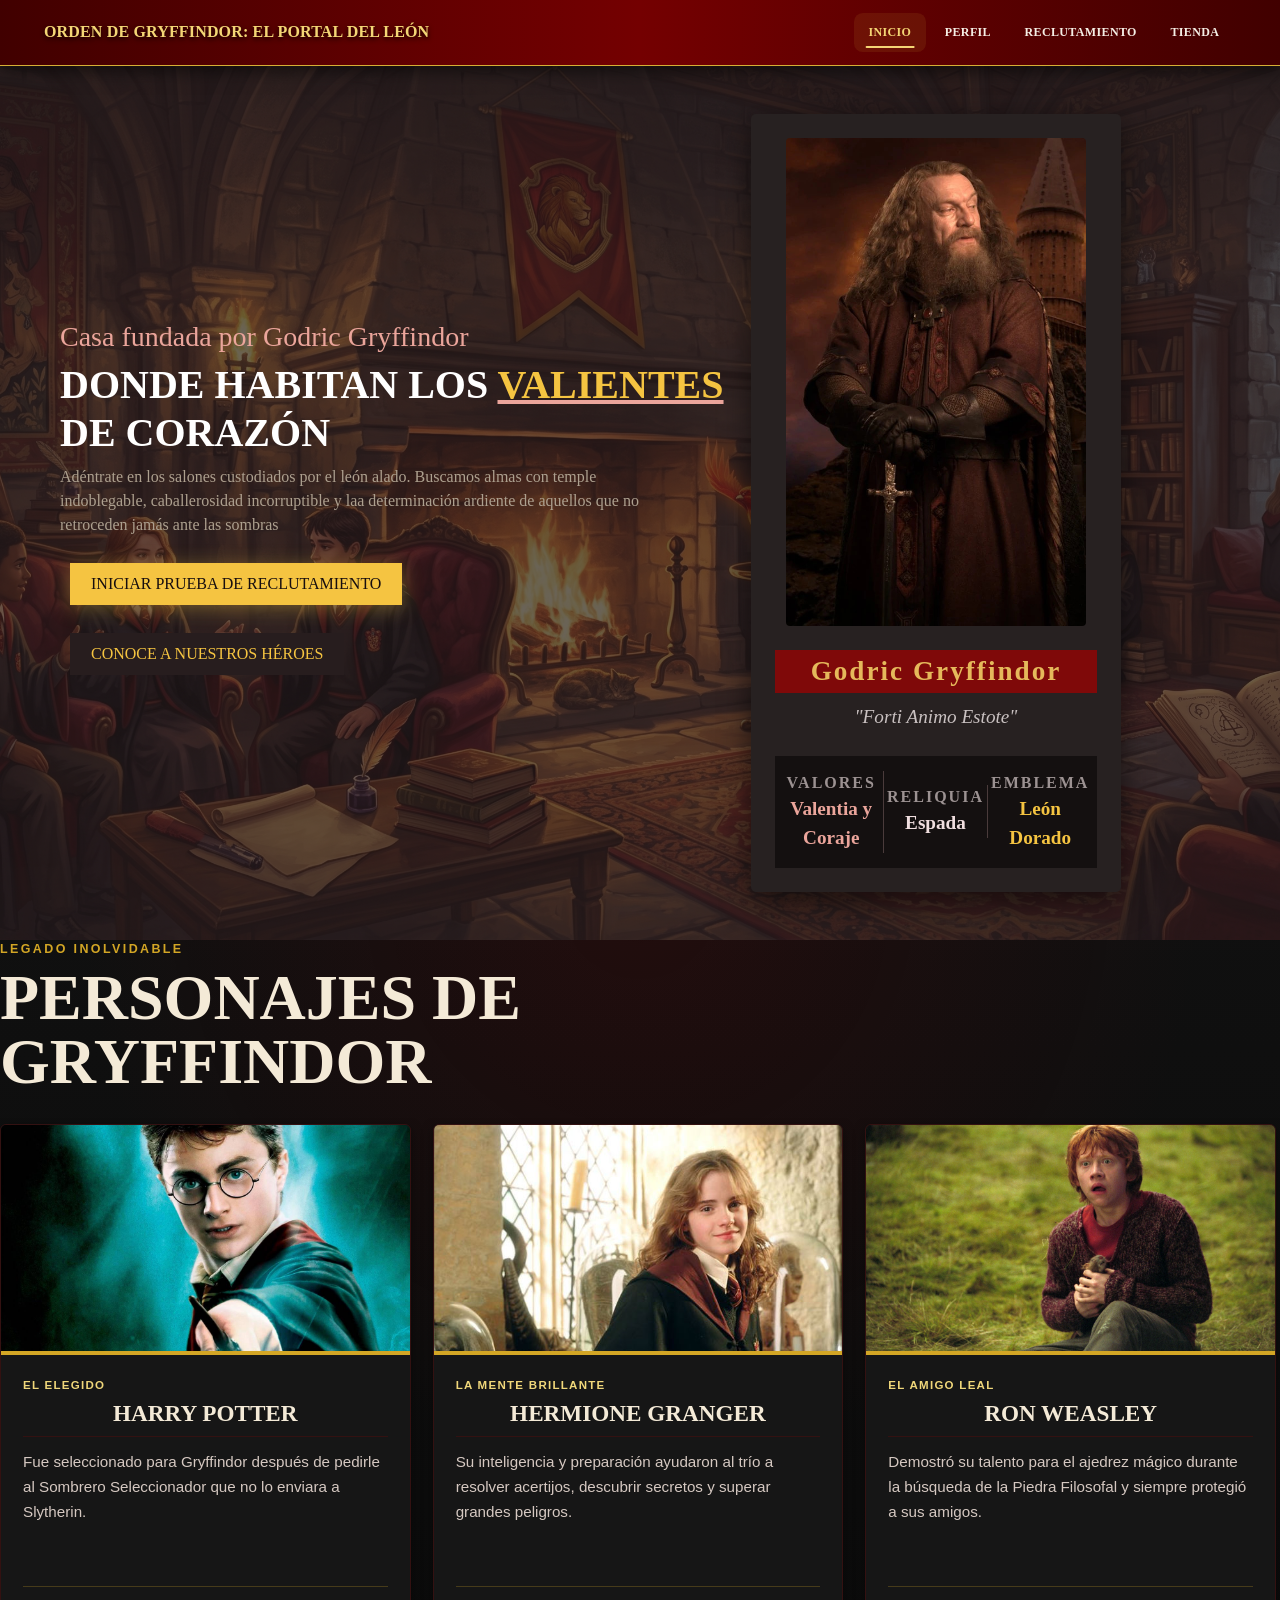
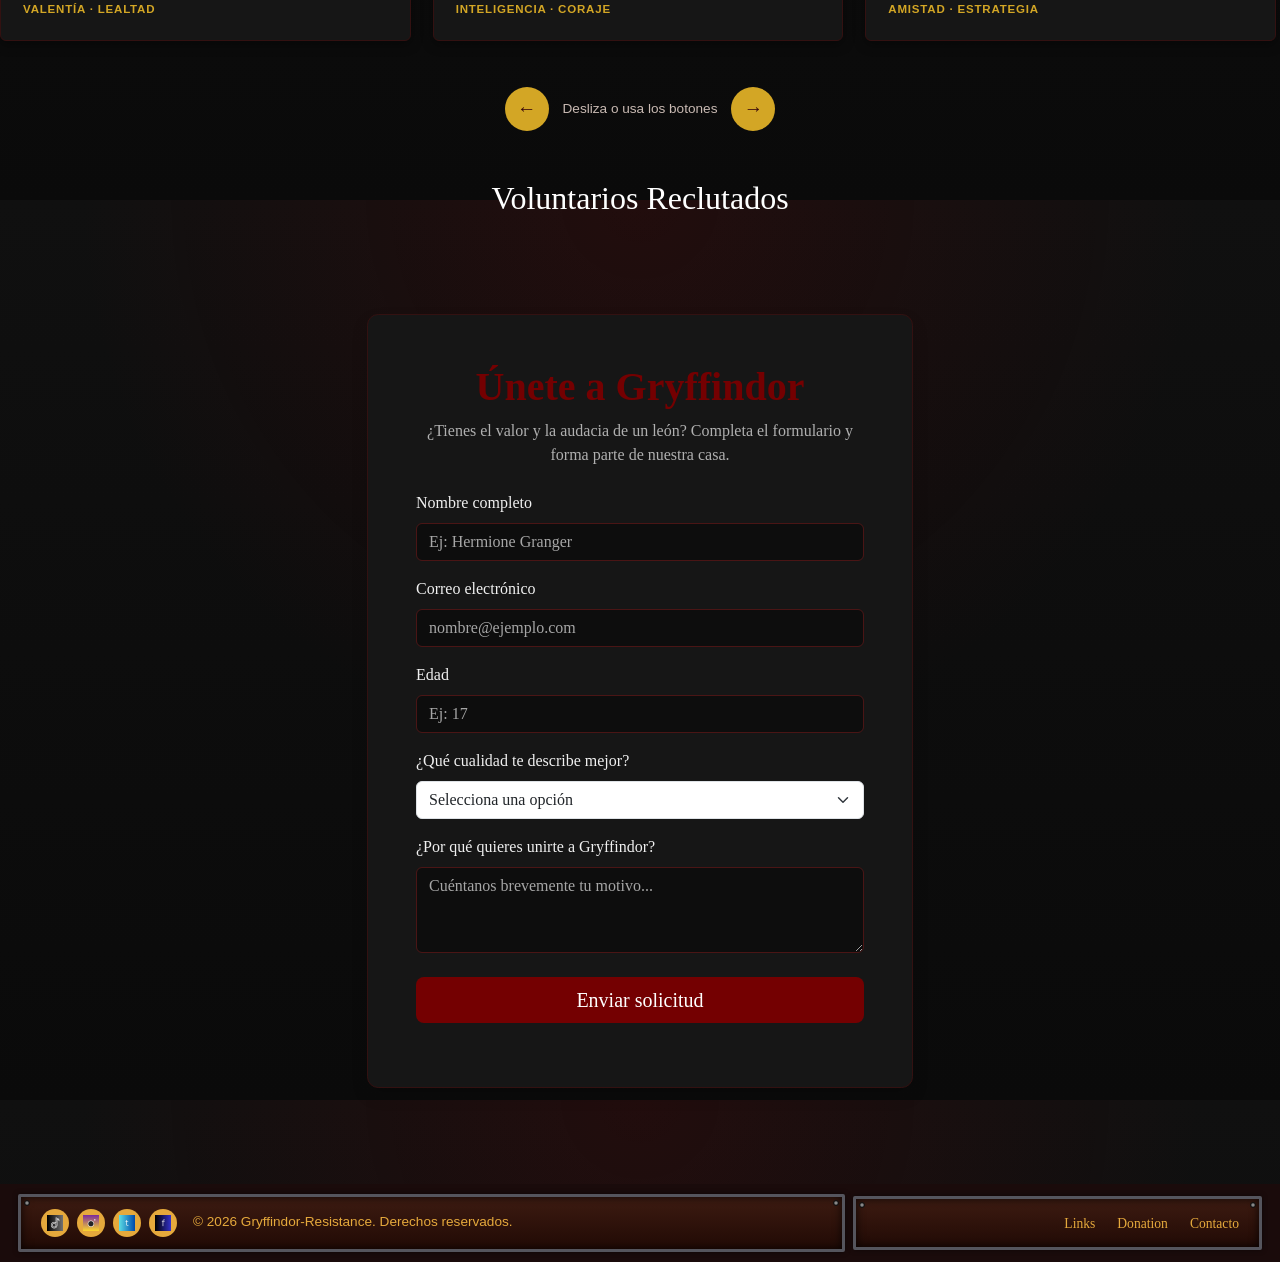
<file: index.html>
<html lang="en">
  <head> 
    <meta charset="UTF-8" />
    <meta name="viewport" content="width=device-width, initial-scale=1.0" />
    <title>Gryffindor-Resistance</title>

    <!-- Link de bootstrap -->
    <link
      href="https://cdn.jsdelivr.net/npm/bootstrap@5.3.8/dist/css/bootstrap.min.css"
      rel="stylesheet"
      integrity="sha384-sRIl4kxILFvY47J16cr9ZwB07vP4J8+LH7qKQnuqkuIAvNWLzeN8tE5YBujZqJLB"
      crossorigin="anonymous"
    />
    <link rel="stylesheet" href="stryle.css">
    <link rel="stylesheet" href="styles_Cards.css">
  </head>
  <body>
    <!--INICIO NAVAR-->
<nav class="navbar navbar-expand-lg navbar-gryffindor sticky-top">
        <div class="container-fluid">
            <a class="navbar-brand" href="index.html">
                ORDEN DE GRYFFINDOR: EL PORTAL DEL LEÓN
              </a>
            <button class="navbar-toggler" type="button" data-bs-toggle="collapse" data-bs-target="#navbarNav" aria-controls="navbarNav" aria-expanded="false" aria-label="Abrir menú de navegación">
                <span class="navbar-toggler-icon"></span>
            </button>
            <div class="collapse navbar-collapse" id="navbarNav">
                <ul class="navbar-nav ms-auto">
                    <li class="nav-item">
                        <a class="nav-link active" href="index.html">INICIO</a>
                    </li>
                    <li class="nav-item">
                        <a class="nav-link" aria-current="page" href="perfil.html">PERFIL</a>
                    </li>
                    <li class="nav-item">
                        <a class="nav-link" href="#formulario">RECLUTAMIENTO</a>
                    </li>
                    <li class="nav-item">
                        <a class="nav-link" href="store.html">TIENDA</a>
                    </li>
                </ul>
            </div>
    </nav>
    <!--FIN NAVAR-->
    <!--!INICIO DE BANNER (MIREYA)-->
  <div class="fondo-responsivo">
    <div class="container-fluid row p-5 m-0 fondo-banner tamanio-banner">
      <div class="col-12 col-lg-7 d-flex flex-column align-items-start justify-content-center"><!--sección izquierda del banner-->
        <h3 class="rosa">Casa fundada por Godric Gryffindor</h3>
        <h1 class="titulo">Donde habitan los <span class="valiente">valientes</span> de corazón</h1>
        <p class="color-texto ancho-texto">Adéntrate en los salones custodiados por el león alado. Buscamos almas con temple indoblegable, caballerosidad incorruptible y laa determinación ardiente de aquellos que no retroceden jamás ante las sombras</p>
        <div class="d-flex flex-column align-items-start gap-2">
          <a href="#formulario" class="btn btn-prueba">Iniciar prueba de reclutamiento</a>
          <a href="#personajes" class="btn btn-heroes">Conoce a nuestros héroes</a>
        </div>
      </div><!--sección izquierda del banner-->
        <div class="col-12 col-lg-4"><!--sección derecha del banner-->
                          <div class="card-godric text-center"><!--contenedor godric-->
                              <img src="assets/Godric_Griff.jpg" alt="Godric Gryffindor" class="godric-imagen">
                              <h4 class="titulo-dorado mt-4 etiqueta-roja">Godric Gryffindor</h4>
                              <p class="color-texto frase-cita">"Forti Animo Estote"</p>
                              <div class="caja-elementos-godric row mx-0 mt-4">
                                  <div class="col-4 px-0 borde-derecho">
                                      <span class="titulo-stat">Valores</span>
                                      <span class="valor-stat rosa">Valentia y Coraje</span>
                                  </div>

                                  <div class="col-4 px-0 borde-derecho">
                                      <span class="titulo-stat">Reliquia</span>
                                      <span class="valor-stat blanco">Espada</span>
                                  </div>

                                  <div class="col-4 px-0">
                                      <span class="titulo-stat">Emblema</span>
                                      <span class="valor-stat amarillo">León Dorado</span>
                                  </div>
                              </div>
                            </div><!--contenedor godric-->
        </div><!--sección derecha del banner-->
      </div><!--contenedor de elementos banner-->
    </div><!--fondo responsivo-->
  <!--!FIN DE BANNER (MIREYA)-->
   
    <!--!INICIO DE LOGIN-->


    <!--!FIN DE LOGIN-->

    <!-- !INICIO DE FEED PRINCIPAL-->

    <!--!FIN DE FEED PRINCIPAL-->

    <!--?Codigo de las cards-->
 <!--? Encabezado de la sección. -->
        <header id="personajes" class="row align-items-end gy-3 mb-4">
          <div class="col-lg-7">
            <!--? Texto pequeño que identifica la temática. -->
            <p class="section-label mb-2">Legado inolvidable</p>

            <!--? Título principal de las tarjetas. -->
            <h1 class="section-title mb-0">Personajes de Gryffindor</h1>
          </div>

          <div class="col-lg-5">
            <!--? Instrucción para indicar que las tarjetas pueden deslizarse. -->
          </div>
        </header>

        <!--? Contenedor que permite deslizar las tarjetas con CSS. -->
        <section class="cards-slider" aria-label="Personajes de Gryffindor">

          <!--* TARJETA 1: Harry Potter. -->
          <article class="card gryffindor-card" id="card-1">
            <!--? La clase character-harry permite cambiar la imagen desde CSS. -->
            <div class="character-image character-harry" role="img" aria-label="Harry Potter">
            </div>

            <div class="card-body d-flex flex-column">
              <p class="card-category">El elegido</p>
              <h2 class="card-title">Harry Potter</h2>
              <p class="card-text">
                Fue seleccionado para Gryffindor después de pedirle al Sombrero
                Seleccionador que no lo enviara a Slytherin.
              </p>
              <p class="card-detail mt-auto">Valentía · Lealtad</p>
            </div>
          </article>

          <!--* TARJETA 2: Hermione Granger. -->
          <article class="card gryffindor-card" id="card-2">
            <div class="character-image character-hermione" role="img" aria-label="Hermione Granger">
            </div>

            <div class="card-body d-flex flex-column">
              <p class="card-category">La mente brillante</p>
              <h2 class="card-title">Hermione Granger</h2>
              <p class="card-text">
                Su inteligencia y preparación ayudaron al trío a resolver
                acertijos, descubrir secretos y superar grandes peligros.
              </p>
              <p class="card-detail mt-auto">Inteligencia · Coraje</p>
            </div>
          </article>

          <!--*TARJETA 3: Ron Weasley. -->
          <article class="card gryffindor-card" id="card-3">
            <div class="character-image character-ron" role="img" aria-label="Ron Weasley">
            </div>

            <div class="card-body d-flex flex-column">
              <p class="card-category">El amigo leal</p>
              <h2 class="card-title">Ron Weasley</h2>
              <p class="card-text">
                Demostró su talento para el ajedrez mágico durante la búsqueda
                de la Piedra Filosofal y siempre protegió a sus amigos.
              </p>
              <p class="card-detail mt-auto">Amistad · Estrategia</p>
            </div>
          </article>

          <!--* TARJETA 4: Minerva McGonagall. -->
          <article class="card gryffindor-card" id="card-4">
            <div class="character-image character-minerva" role="img" aria-label="Minerva McGonagall">
            </div>

            <div class="card-body d-flex flex-column">
              <p class="card-category">Jefa de la casa</p>
              <h2 class="card-title">Minerva McGonagall</h2>
              <p class="card-text">
                Fue profesora de Transformaciones, jefa de Gryffindor y una
                animaga capaz de convertirse en gata.
              </p>
              <p class="card-detail mt-auto">Disciplina · Protección</p>
            </div>
          </article>

          <!--* TARJETA 5: Neville Longbottom. -->
          <article class="card gryffindor-card" id="card-5">
            <div class="character-image character-neville" role="img" aria-label="Neville Longbottom">
            </div>

            <div class="card-body d-flex flex-column">
              <p class="card-category">Valor verdadero</p>
              <h2 class="card-title">Neville Longbottom</h2>
              <p class="card-text">
                Aunque comenzó siendo inseguro, se convirtió en un líder y
                destruyó uno de los horrocruxes con la espada de Gryffindor.
              </p>
              <p class="card-detail mt-auto">Superación · Heroísmo</p>
            </div>
          </article>

          <!--* TARJETA 6: Ginny Weasley. -->
          <article class="card gryffindor-card" id="card-6">
            <div class="character-image character-ginny" role="img" aria-label="Ginny Weasley">
            </div>

            <div class="card-body d-flex flex-column">
              <p class="card-category">Talento en quidditch</p>
              <h2 class="card-title">Ginny Weasley</h2>
              <p class="card-text">
                Destacó como cazadora de Gryffindor, formó parte del Ejército
                de Dumbledore y combatió en la batalla de Hogwarts.
              </p>
              <p class="card-detail mt-auto">Determinación · Habilidad</p>
            </div>
          </article>

          <!--* TARJETA 7: Albus Dumbledore. -->
          <article class="card gryffindor-card" id="card-7">
            <div class="character-image character-dumbledore" role="img" aria-label="Albus Dumbledore">
            </div>

            <div class="card-body d-flex flex-column">
              <p class="card-category">Antiguo Gryffindor</p>
              <h2 class="card-title">Albus Dumbledore</h2>
              <p class="card-text">
                Antes de convertirse en director de Hogwarts fue alumno de
                Gryffindor y más tarde fundó la Orden del Fénix.
              </p>
              <p class="card-detail mt-auto">Sabiduría · Liderazgo</p>
            </div>
          </article>

          <!--* TARJETA 8: dato curioso sobre la casa. -->
          <article class="card gryffindor-card" id="card-8">
            <div class="character-image character-sword" role="img" aria-label="Espada de Gryffindor">
            </div>

            <div class="card-body d-flex flex-column">
              <p class="card-category">Dato curioso</p>
              <h2 class="card-title">La espada de Gryffindor</h2>
              <p class="card-text">
                La espada se presenta ante miembros dignos de la casa cuando
                muestran valor y existe una verdadera necesidad.
              </p>
              <p class="card-detail mt-auto">Reliquia · Godric Gryffindor</p>
            </div>
          </article>
        </section>

        <!--? Navegación opcional: cada botón lleva a una tarjeta del carrusel. -->
        <nav class="slider-navigation mt-4" aria-label="Navegación de las tarjetas">
          <a class="btn slider-button" href="#card-1" aria-label="Ir a las primeras tarjetas">←</a>
          <span>Desliza o usa los botones</span>
          <a class="btn slider-button" href="#card-8" aria-label="Ir a las últimas tarjetas">→</a>
        </nav>
      </div>
    </main>
    <!-- ?FIN DE CODIGO DE LAS CARDS-->

    <!--todo: Contenedor de las cards -->
    <main id="contendor-voluntarios" class="container my-5">
      <h2 class="text-center text-white mb-4">Voluntarios Reclutados</h2>
      <div class="row g-4" id="cards-voluntarios"></div>
    </main>

    <!-- !INICIO DE PERFIL-->
    <!-- Formulario de reclutamiento -->
<div id="formulario" class="container py-5">
  <div class="row justify-content-center">
    <div class="col-12 col-md-8 col-lg-6">

      <div class="card recruitment-card shadow">
        <div class="card-body p-4 p-md-5">

          <div class="text-center mb-4">
            <h1 class="recruitment-title">Únete a Gryffindor</h1>
            <p class="text-muted">
              ¿Tienes el valor y la audacia de un león? Completa el formulario y forma parte de nuestra casa.
            </p>
          </div>

          <form id="recruitment-form" novalidate>

            <div class="mb-3">
              <label for="nombre" class="form-label">Nombre completo</label>
              <input type="text" class="form-control" id="nombre" name="nombre" placeholder="Ej: Hermione Granger" required>
              <div class="invalid-feedback">Por favor ingresa tu nombre.</div>
            </div>

            <div class="mb-3">
              <label for="correo" class="form-label">Correo electrónico</label>
              <input type="email" class="form-control" id="correo" name="correo" placeholder="nombre@ejemplo.com" required>
              <div class="invalid-feedback">Ingresa un correo válido.</div>
            </div>

            <div class="mb-3">
              <label for="edad" class="form-label">Edad</label>
              <input type="number" class="form-control" id="edad" name="edad" min="11" max="120" placeholder="Ej: 17" required>
              <div class="invalid-feedback">Ingresa una edad válida (mínimo 11, la edad de admisión a Hogwarts).</div>
            </div>

            <div class="mb-3">
              <label for="cualidad" class="form-label">¿Qué cualidad te describe mejor?</label>
              <select class="form-select" id="cualidad" name="cualidad" required>
                <option value="" selected disabled>Selecciona una opción</option>
                <option value="valentia">Valentía</option>
                <option value="lealtad">Lealtad</option>
                <option value="audacia">Audacia</option>
                <option value="nobleza">Nobleza de corazón</option>
              </select>
              <div class="invalid-feedback">Selecciona una cualidad.</div>
            </div>

            <div class="mb-4">
              <label for="motivo" class="form-label">¿Por qué quieres unirte a Gryffindor?</label>
              <textarea class="form-control" id="motivo" name="motivo" rows="3" placeholder="Cuéntanos brevemente tu motivo..." required></textarea>
              <div class="invalid-feedback">Cuéntanos tu motivo, aunque sea breve.</div>
            </div>

            <div class="d-grid">
              <button type="submit" class="btn recruitment-btn btn-lg">Enviar solicitud</button>
            </div>

            <div id="form-mensaje" class="mt-3 text-center"></div>

          </form>

        </div>
      </div>

    </div>
  </div>
</div>
<!-- Fin formulario de reclutamiento -->

  <!-- FOOTER -->
  <footer class="custom-footer mt-5">
    <div class="container-fluid px-2">
      <div class="row g-2 align-items-center">
        
        <!-- Columna Izquierda: Redes Sociales y Copyright -->
        <div class="col-12 col-md-7 col-lg-8">
          <div class="wood-panel d-flex align-items-center flex-wrap gap-2">
            <div class="social-icons">
              
              <!-- TikTok -->
              <a href="#" class="social-icon" title="TikTok">
                <img src="assets/tiktok.png" alt="TikTok">
              </a>
              
              <!-- Instagram -->
              <a href="#" class="social-icon" title="Instagram">
                <img src="assets/insta.png" alt="Instagram">
              </a>
              
              <!-- Twitter (X) -->
              <a href="#" class="social-icon" title="Twitter">
                <img src="assets/twit.png" alt="Twitter">
              </a>
              
              <!-- Facebook -->
              <a href="#" class="social-icon" title="Facebook">
                <img src="assets/face.png" alt="Facebook">
              </a>
              
            </div>
            <span class="golden-text ms-2">© 2026 Gryffindor-Resistance. Derechos reservados.</span>
          </div>
        </div>

        <!-- Columna Derecha: Enlaces del menú -->
        <div class="col-12 col-md-5 col-lg-4">
          <div class="wood-panel d-flex justify-content-end align-items-center">
            <div class="footer-links">
              <a href="#">Links</a>
              <a href="#">Donation</a>
              <a href="#">Contacto</a>
            </div>
          </div>
        </div>

      </div>
    </div>
  </footer>

<audio autoplay loop>
  <source src="assets/harry-potter-theme.mp3" type="audio/mp3">
  Tu navegador no soporta el elemento de audio.
</audio>
</div>
    <!-- Link de bootstrap -->
    <script
      src="https://cdn.jsdelivr.net/npm/bootstrap@5.3.8/dist/js/bootstrap.bundle.min.js"
      integrity="sha384-FKyoEForCGlyvwx9Hj09JcYn3nv7wiPVlz7YYwJrWVcXK/BmnVDxM+D2scQbITxI"
      crossorigin="anonymous"
    ></script>
    <!-- Link de javas -->
    <script src="app.js"></script>
  </body>
</html>
</file>
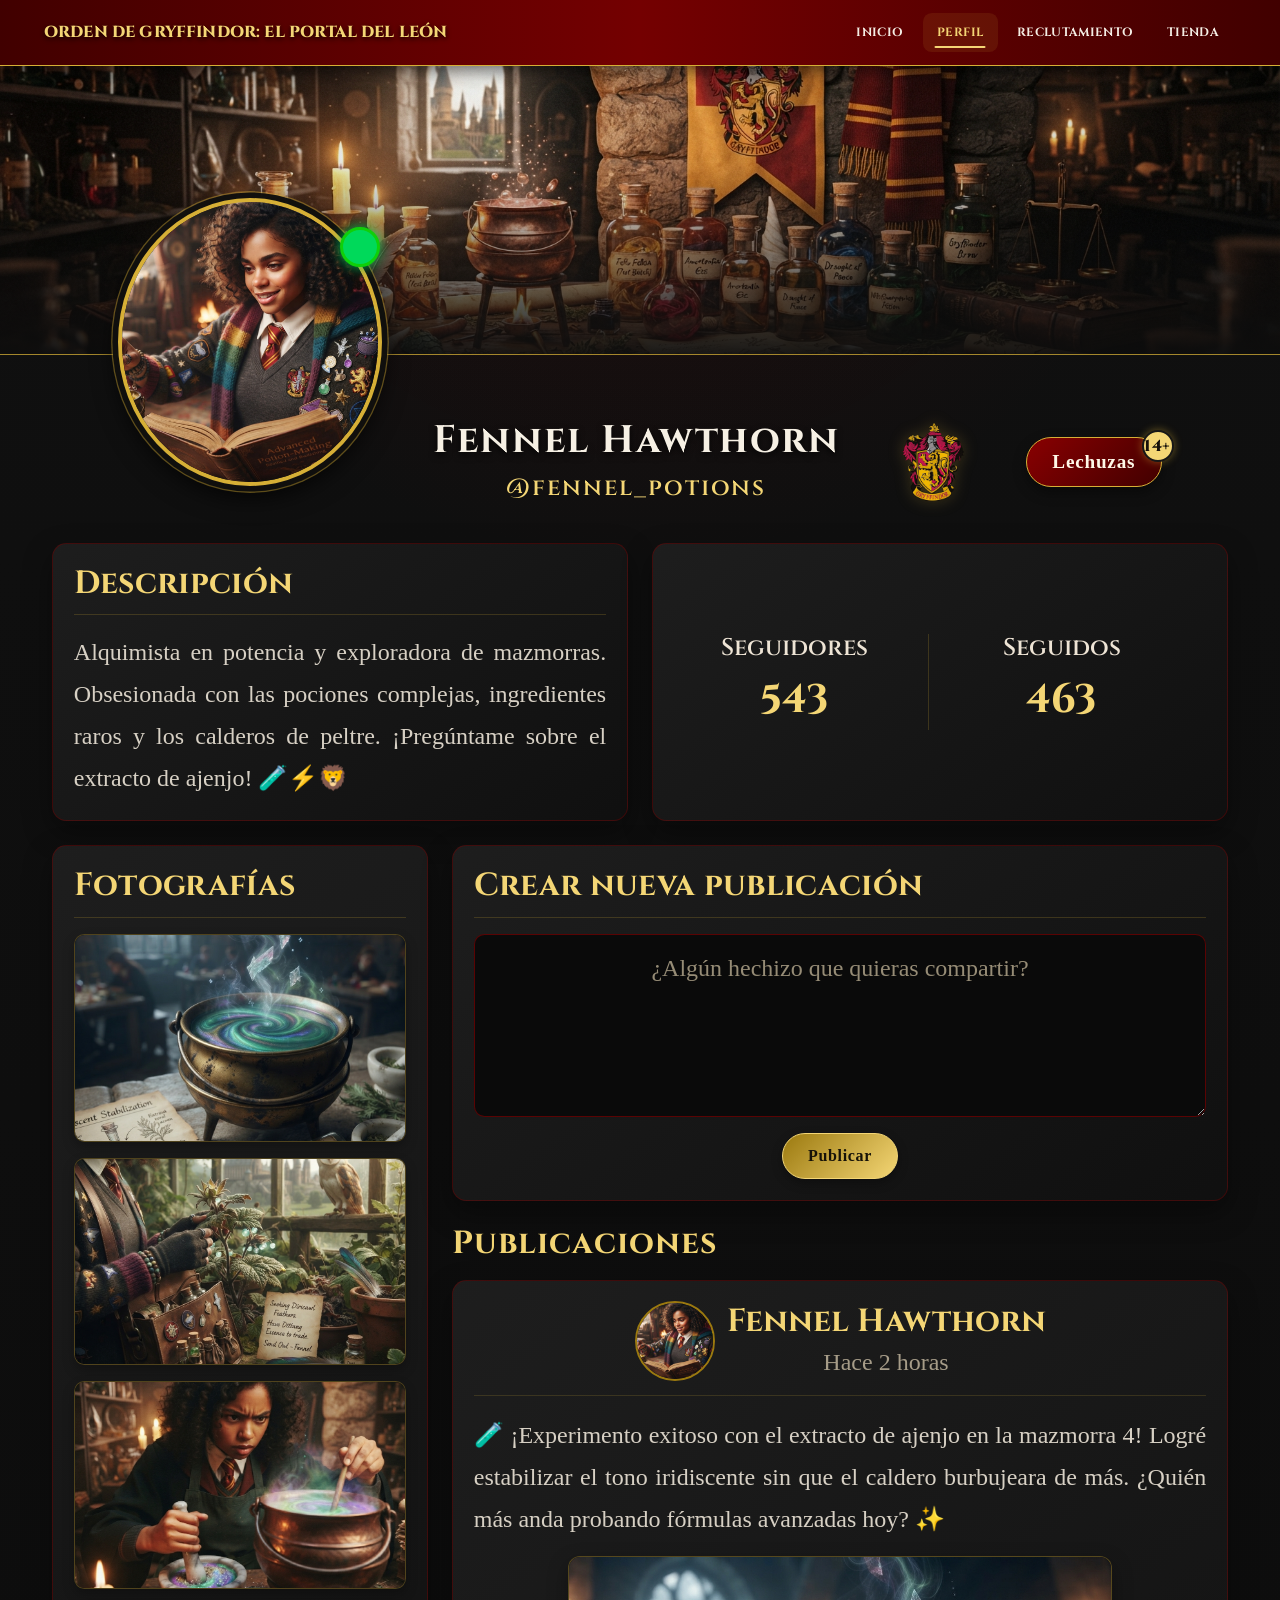
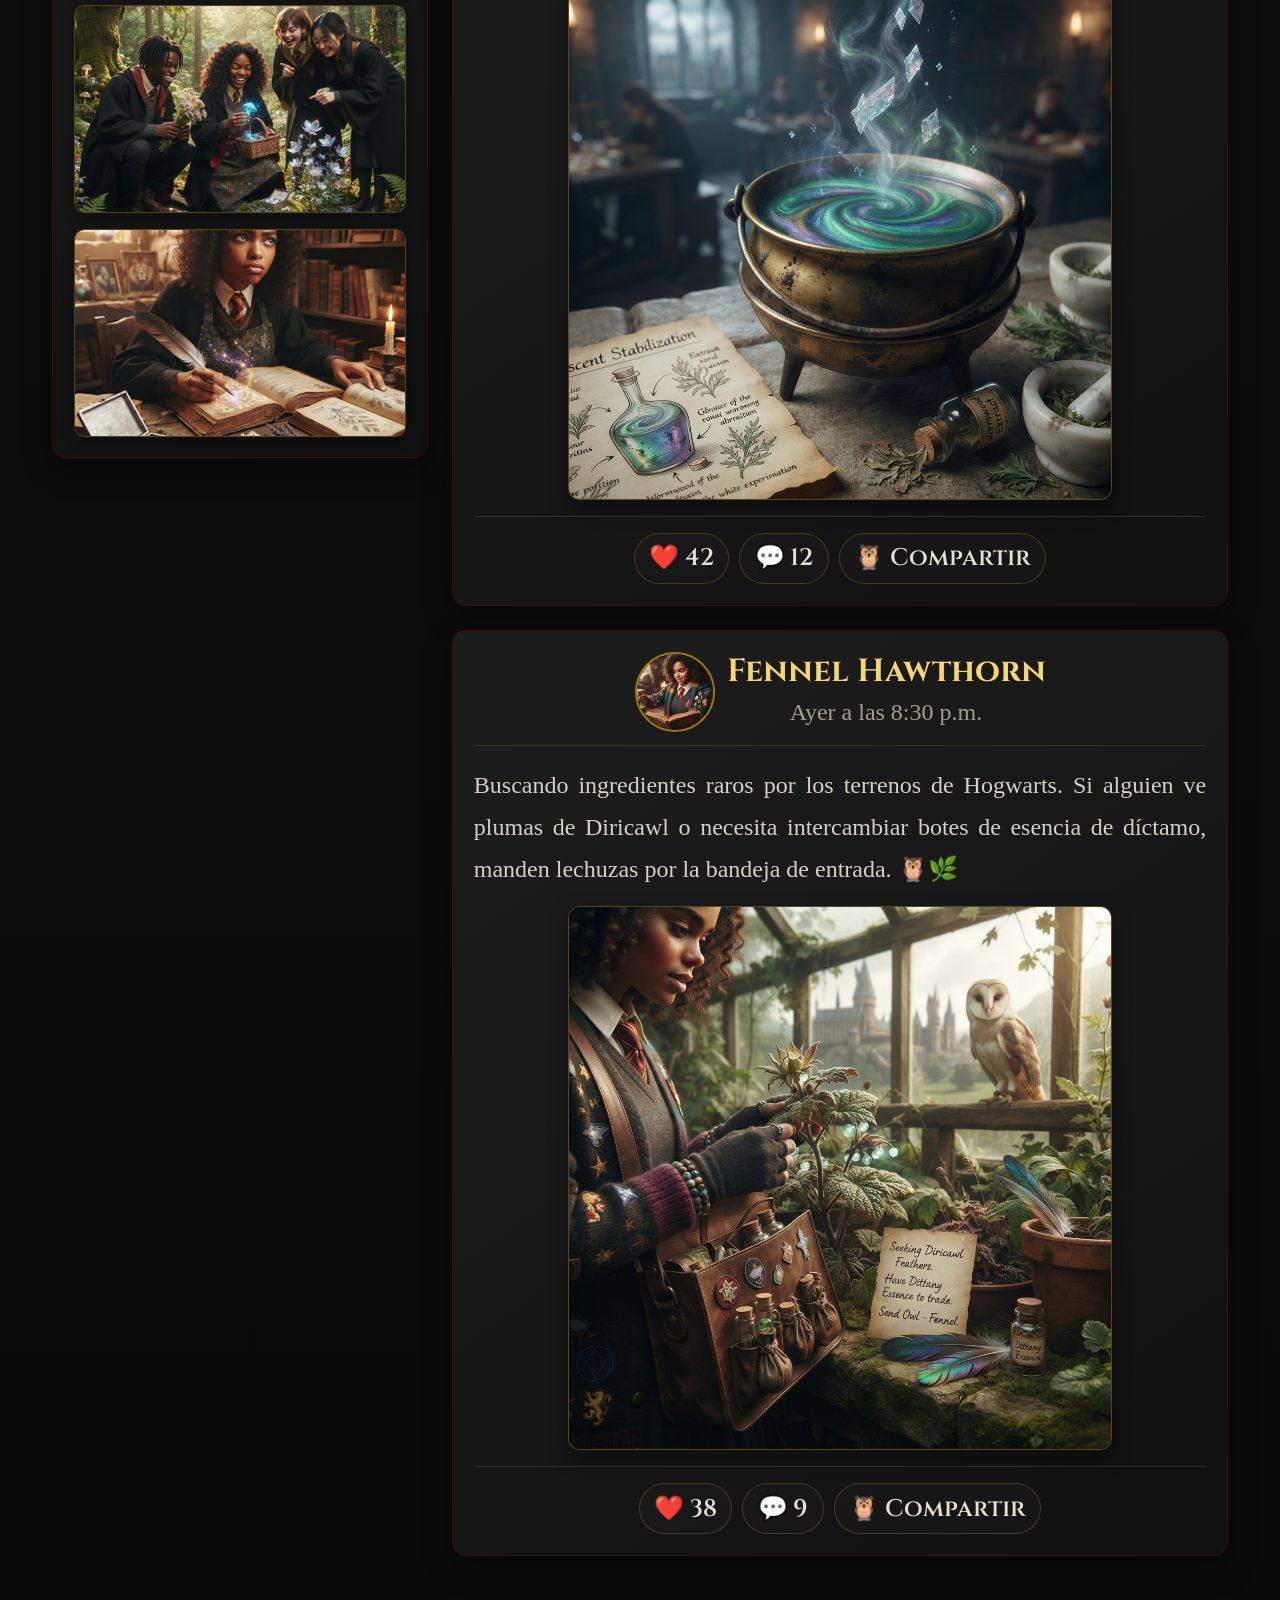
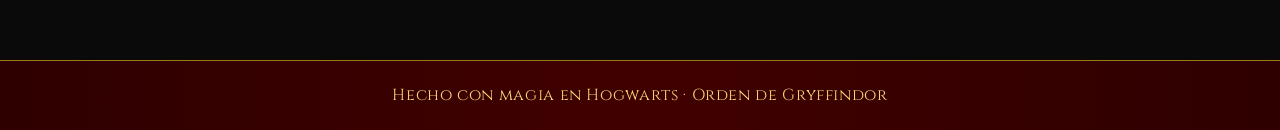
<file: perfil.html>
<!DOCTYPE html>
<html lang="es">
<head>
    <meta charset="UTF-8">
    <meta name="viewport" content="width=device-width, initial-scale=1.0">
    <meta name="description" content="Perfil de Fennel Hawthorn en la Orden de Gryffindor">
    <meta name="theme-color" content="#580000">
    <title>Fennel Hawthorn | Orden de Gryffindor</title>
    <link rel="preconnect" href="https://fonts.googleapis.com">
    <link rel="preconnect" href="https://fonts.gstatic.com" crossorigin>
    <link href="https://cdn.jsdelivr.net/npm/bootstrap@5.3.3/dist/css/bootstrap.min.css" rel="stylesheet" integrity="sha384-QWTKZyjpPEjISv5WaRU9OFeRpok6YctnYmDr5pNlyT2bRjXh0JMhjY6hW+ALEwIH" crossorigin="anonymous">
    <link rel="stylesheet" href="https://fonts.googleapis.com/css2?family=Cinzel:wght@400;500;600;700;800&family=Macondo+Swash+Caps&display=swap">
    <link rel="stylesheet" href="styles.css">
</head>

<body>
    <nav class="navbar navbar-expand-lg navbar-gryffindor sticky-top">
        <div class="container-fluid">
            <a class="navbar-brand" href="index.html">
                ORDEN DE GRYFFINDOR: EL PORTAL DEL LEÓN
              </a>
            <button class="navbar-toggler" type="button" data-bs-toggle="collapse" data-bs-target="#navbarNav" aria-controls="navbarNav" aria-expanded="false" aria-label="Abrir menú de navegación">
                <span class="navbar-toggler-icon"></span>
            </button>
            <div class="collapse navbar-collapse" id="navbarNav">
                <ul class="navbar-nav ms-auto">
                    <li class="nav-item">
                        <a class="nav-link" href="index.html">INICIO</a>
                    </li>
                    <li class="nav-item">
                        <a class="nav-link active" aria-current="page" href="perfil.html">PERFIL</a>
                    </li>
                    <li class="nav-item">
                        <a class="nav-link" href="index.html#formulario">RECLUTAMIENTO</a>
                    </li>
                    <li class="nav-item">
                        <a class="nav-link" href="store.html">TIENDA</a>
                    </li>
                </ul>
            </div>
    </nav>

    <section id="bannerPhoto">
        <img
            id="banner"
            src="assets/banner.jpg"
            alt="Laboratorio de pociones de Gryffindor">
    </section>

    <header class="profile-header">
        <div class="row justify-content-center align-items-center profile-header-content">
            <div id="perfil" class="col-auto text-center profile-avatar-container">
                <img
                    id="foto"
                    src="assets/perfil.jpg"
                    alt="Foto de perfil de Fennel Hawthorn"
                    class="profile-avatar">
                <span id="dot" class="status-indicator" aria-label="Fennel está en línea"></span>
            </div>
            <div class="col-auto text-center profile-identity">
                <h1 class="profile-name">Fennel Hawthorn</h1>
                <p class="profile-username">@fennel_potions</p>
            </div>
            <div class="col-auto text-center">
            <img
                id="logo"
                src="assets/logo.png"
                alt="Escudo de Gryffindor"
                class="house-crest">
            </div>
            <div class="col-auto text-center">
            <button type="button" class="btn btn-lechuzas position-relative">
                Lechuzas
                <span class="notification-badge">14+</span>
            </button>
            </div>
        </div>
    </header>

    <main id="descripcion" class="container pb-5">
        <div class="row g-4 mb-4">
            <div class="col-lg-6">
                <article class="card card-info h-100">
                    <div class="card-body">
                        <h2 class="card-title">
                            Descripción
                        </h2>
                        <p class="card-text mb-0">
                            Alquimista en potencia y exploradora de mazmorras. Obsesionada con las pociones complejas, ingredientes raros y los calderos de peltre. ¡Pregúntame sobre el extracto de ajenjo! 🧪⚡🦁
                        </p>
                    </div>
                </article>
            </div>
            <div class="col-lg-6">
                <article id="seguidores" class="card card-stats h-100">
                    <div class="card-body d-flex align-items-center">
                        <div class="row w-100 text-center">
                            <div class="col-6">
                                <h2 class="stat-label">Seguidores</h2>
                                <p class="stat-value">543</p>
                            </div>
                            <div class="col-6 stat-divider">
                                <h2 class="stat-label">Seguidos</h2>
                                <p class="stat-value">463</p>
                            </div>
                        </div>
                    </div>
                </article>
            </div>
        </div>
        <div class="row g-4">
            <aside class="col-lg-4">
                <section class="card card-gallery">
                    <div class="card-body">
                        <h2 class="card-title">
                            Fotografías
                        </h2>
                        <div class="gallery-list">
                            <img src="assets/publi1.jpg" class="gallery-item" alt="Poción brillante en un caldero">
                            <img src="assets/publi2.jpg" class="gallery-item" alt="Ingredientes para preparar pociones">
                            <img src="assets/img1.jpg" class="gallery-item" alt="Mazmorra de Hogwarts">
                            <img src="assets/img3.jpg" class="gallery-item" alt="Libro antiguo de pociones">
                            <img src="assets/img2.jpg" class="gallery-item" alt="Extracto de ajenjo">
                        </div>
                    </div>
                </section>
            </aside>
            <section class="col-lg-8">
                <section class="card card-create mb-4">
                    <div class="card-body">
                        <h2 class="card-title">
                            Crear nueva publicación
                        </h2>
                        <form>
                            <div class="mb-3">
                                <textarea
                                    class="form-control"
                                    rows="4"
                                    placeholder="¿Algún hechizo que quieras compartir?"
                                    aria-label="Escribe una nueva publicación"
                                ></textarea>
                            </div>
                            <div class="d-flex justify-content-center">
                            <button type="submit" class="btn btn-publicar">
                             Publicar
                            </button>
                          </div>
                        </form>
                    </div>
                </section>
                <h2 class="section-title">
                    Publicaciones
                </h2>
                <article class="card card-post mb-4">
                    <div class="card-body">
                        <header class="post-header">
                            <img src="assets/perfil.jpg" class="post-avatar" alt="Fennel Hawthorn">
                            <div class="post-author-info">
                                <h3 class="post-author">Fennel Hawthorn</h3>
                                <p class="post-time">Hace 2 horas</p>
                            </div>
                        </header>
                        <p class="post-content">
                            🧪 ¡Experimento exitoso con el extracto de ajenjo en la mazmorra 4! Logré estabilizar el tono iridiscente sin que el caldero burbujeara de más. ¿Quién más anda probando fórmulas avanzadas hoy? ✨
                        </p>
                        <img src="assets/publi1.jpg" class="post-image" alt="Experimento de extracto de ajenjo">
                        <footer class="post-actions">
                            <button type="button" class="btn btn-action">
                                <span>❤️</span>
                                42
                            </button>
                            <button type="button" class="btn btn-action">
                                <span>💬</span>
                                12
                            </button>
                            <button type="button" class="btn btn-action">
                                <span>🦉</span>
                                Compartir
                            </button>
                        </footer>
                    </div>
                </article>
                <article class="card card-post mb-4">
                    <div class="card-body">
                        <header class="post-header">
                            <img src="assets/perfil.jpg" class="post-avatar" alt="Fennel Hawthorn">
                            <div class="post-author-info">
                                <h3 class="post-author">Fennel Hawthorn</h3>
                                <p class="post-time">Ayer a las 8:30 p.m.</p>
                            </div>
                        </header>
                        <p class="post-content">
                            Buscando ingredientes raros por los terrenos de Hogwarts. Si alguien ve plumas de Diricawl o necesita intercambiar botes de esencia de díctamo, manden lechuzas por la bandeja de entrada. 🦉🌿
                        </p>
                        <img src="assets/publi2.jpg" class="post-image" alt="Ingredientes raros de pociones">
                        <footer class="post-actions">
                            <button type="button" class="btn btn-action">
                                <span>❤️</span>
                                38
                            </button>
                            <button type="button" class="btn btn-action">
                                <span>💬</span>
                                9
                            </button>
                            <button type="button" class="btn btn-action">
                                <span>🦉</span>
                                Compartir
                            </button>
                        </footer>
                    </div>
                </article>
            </section>
        </div>
      </div>
    </div>
</div>
<audio autoplay loop>
  <source src="assets/harry-potter-theme.mp3" type="audio/mp3">
  Tu navegador no soporta el elemento de audio.
</audio>
<script
      src="https://cdn.jsdelivr.net/npm/bootstrap@5.3.8/dist/js/bootstrap.bundle.min.js"
      integrity="sha384-FKyoEForCGlyvwx9Hj09JcYn3nv7wiPVlz7YYwJrWVcXK/BmnVDxM+D2scQbITxI"
      crossorigin="anonymous"
    ></script>
    </main>

    <footer class="footer-gryffindor">
        <p>Hecho con magia en Hogwarts · Orden de Gryffindor</p>
    </footer>

    <script src="https://cdn.jsdelivr.net/npm/bootstrap@5.3.3/dist/js/bootstrap.bundle.min.js"
        integrity="sha384-YvpcrYf0tY3lHB60NNkmXc5s9fDVZLESaAA55NDzOxhy9GkcIdslK1eN7N6jIeHz"
        crossorigin="anonymous"></script>
</body>
</html>
</file>
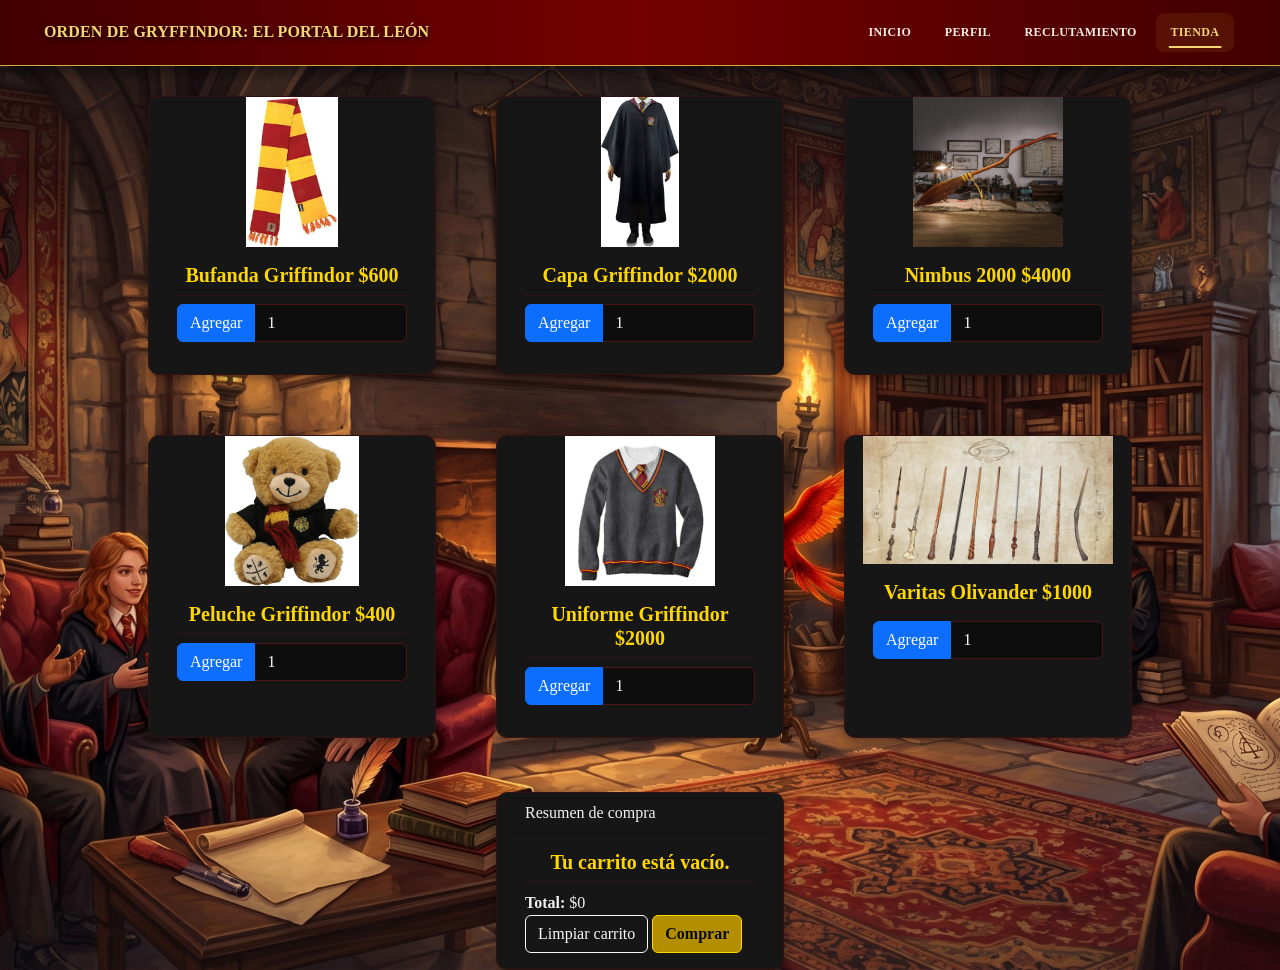
<file: store.html>
<!doctype html>
<html lang="en">
    <head>
        <meta charset="UTF-8" />
        <meta name="viewport" content="width=device-width, initial-scale=1.0" />
        <title>Gryffindor-Resistance</title>

        <!-- Link de bootstrap -->
        <link
        href="https://cdn.jsdelivr.net/npm/bootstrap@5.3.8/dist/css/bootstrap.min.css"
        rel="stylesheet"
        integrity="sha384-sRIl4kxILFvY47J16cr9ZwB07vP4J8+LH7qKQnuqkuIAvNWLzeN8tE5YBujZqJLB"
        crossorigin="anonymous"
        />
        <link rel="stylesheet" href="stryle.css">
        <link rel="stylesheet" href="styles_Cards.css">
    </head>
    <body>
        <!--INICIO NAVAR-->
<nav class="navbar navbar-expand-lg navbar-gryffindor sticky-top">
        <div class="container-fluid">
            <a class="navbar-brand" href="index.html">
                ORDEN DE GRYFFINDOR: EL PORTAL DEL LEÓN
              </a>
            <button class="navbar-toggler" type="button" data-bs-toggle="collapse" data-bs-target="#navbarNav" aria-controls="navbarNav" aria-expanded="false" aria-label="Abrir menú de navegación">
                <span class="navbar-toggler-icon"></span>
            </button>
            <div class="collapse navbar-collapse" id="navbarNav">
                <ul class="navbar-nav ms-auto">
                    <li class="nav-item">
                        <a class="nav-link" href="index.html">INICIO</a>
                    </li>
                    <li class="nav-item">
                        <a class="nav-link" aria-current="page" href="perfil.html">PERFIL</a>
                    </li>
                    <li class="nav-item">
                        <a class="nav-link" href="index.html#formulario">RECLUTAMIENTO</a>
                    </li>
                    <li class="nav-item">
                        <a class="nav-link active" href="store.html">TIENDA</a>
                    </li>
                </ul>
            </div>
    </nav>
        <!--FIN NAVAR-->
            <div class="fondo-responsivo">
            
    
        <!--!INICIO DE LOGIN-->


        <!--!FIN DE LOGIN-->

        <!-- !INICIO DE FEED PRINCIPAL-->

        <!--!FIN DE FEED PRINCIPAL-->

    <!-- Carrito codigo de christopher ⚡-->
    <!--? Contenedor de las imagenes -->
        <div class="container-fluid my-4">
        <div class="row row-cols-2 row-cols-sm-2 row-cols-md-3 row-cols-lg-4 justify-content-center g-4">
        <!--? Card image 1 -->
            <div class="card product col" data-name="Bufanda Gryffindor" data-price="600">
            <img src="assets/bufanda.jpg" class="img-fluid object-fit-contain d-block mx-auto" style="max-width: 250px; max-height: 150px;" alt="Imagen adaptada">
            <div class="card-body">
                <h5 class="card-title">Bufanda Griffindor $600</h5>
                <div class="input-group mb-3">
                    <button class="btn btn-primary add-to-cart" type="button">Agregar</button>
                    <input type="number" class="form-control product-quantity" min="1" value="1" aria-label="Cantidad de Bufanda Gryffindor">
                </div>
            </div>
            </div>
        <!--? Card image 2 -->
            <div class="card product col" data-name="Capa Gryffindor" data-price="2000">
            <img src="assets/capa.jpg" class="img-fluid object-fit-contain d-block mx-auto" style="max-width: 250px; max-height: 150px;" alt="Imagen adaptada">
            <div class="card-body">
                <h5 class="card-title">Capa Griffindor $2000</h5>
                <div class="input-group mb-3">
                    <button class="btn btn-primary add-to-cart" type="button">Agregar</button>
                    <input type="number" class="form-control product-quantity" min="1" value="1" aria-label="Cantidad de Capa Gryffindor">
                </div>
            </div>
            </div>
            <!--? Card image 3 -->
            <div class="card product col" data-name="Nimbus 2000" data-price="4000">
            <img src="assets/Nimbus2000.jpg" class="img-fluid object-fit-contain d-block mx-auto" style="max-width: 250px; max-height: 150px;" alt="Imagen adaptada">
            <div class="card-body">
                <h5 class="card-title">Nimbus 2000 $4000</h5>
                <div class="input-group mb-3">
                    <button class="btn btn-primary add-to-cart" type="button">Agregar</button>
                    <input type="number" class="form-control product-quantity" min="1" value="1" aria-label="Cantidad de Nimbus 2000">
                </div>
            </div>
            </div>
            <!--? Card image 4 -->
            <div class="card product col" data-name="Peluche Gryffindor" data-price="400">
            <img src="assets/oso.jpg" class="img-fluid object-fit-contain d-block mx-auto" style="max-width: 250px; max-height: 150px;" alt="Imagen adaptada">
            <div class="card-body">
                <h5 class="card-title">Peluche Griffindor $400</h5>
                <div class="input-group mb-3">
                    <button class="btn btn-primary add-to-cart" type="button">Agregar</button>
                    <input type="number" class="form-control product-quantity" min="1" value="1" aria-label="Cantidad de Peluche Gryffindor">
                </div>
            </div>
            </div>
            <!--? Card image 5 -->
            <div class="card product col" data-name="Uniforme Gryffindor" data-price="2000">
            <img src="assets/UniformeGryffindor.jpg" class="img-fluid object-fit-contain d-block mx-auto" style="max-width: 250px; max-height: 150px;" alt="Imagen adaptada">
            <div class="card-body">
                <h5 class="card-title">Uniforme Griffindor $2000</h5>
                <div class="input-group mb-3">
                    <button class="btn btn-primary add-to-cart" type="button">Agregar</button>
                    <input type="number" class="form-control product-quantity" min="1" value="1" aria-label="Cantidad de Uniforme Gryffindor">
                </div>
            </div>
            </div>
            <!--? Card image 6 -->
            <div class="card product col" data-name="Varitas Ollivander" data-price="1000">
            <img src="assets/VARITAS.jpg" class="img-fluid object-fit-contain d-block mx-auto" style="max-width: 250px; max-height: 150px;" alt="Imagen adaptada">
            <div class="card-body">
                <h5 class="card-title">Varitas Olivander $1000</h5>
                <div class="input-group mb-3">
                    <button class="btn btn-primary add-to-cart" type="button">Agregar</button>
                    <input type="number" class="form-control product-quantity" min="1" value="1" aria-label="Cantidad de Varitas Ollivander">
                </div>
            </div>
            </div>


        </div>
        </div>
<!-- Resumen -->
<div class="card text-bg-danger mb-3 container-fluid" style="max-width: 18rem;" >
    <div class="card-header">Resumen de compra</div>
    <div class="card-body" id="cart-summary-body" aria-live="polite">
        <h5 class="card-title" id="cart-summary-title">Tu carrito está vacío.</h5>
        <div class="cart-total">
            <strong>Total:</strong>
            <span id="cart-total">$0</span>
        </div>
        <div class="cart-actions">
            <button id="clear-cart" class="btn btn-outline-light" type="button">Limpiar carrito</button>
            <button id="buy-cart" class="btn btn-warning" type="button">Comprar</button>
        </div>
    </div>
</div>

<!-- Carrito codigo de christopher ⚡-->
<audio autoplay loop>
    <source src="assets/harry-potter-theme.mp3" type="audio/mp3">
    Tu navegador no soporta el elemento de audio.
</audio>
    </div>
        <!-- Link de bootstrap -->
        <script
        src="https://cdn.jsdelivr.net/npm/bootstrap@5.3.8/dist/js/bootstrap.bundle.min.js"
        integrity="sha384-FKyoEForCGlyvwx9Hj09JcYn3nv7wiPVlz7YYwJrWVcXK/BmnVDxM+D2scQbITxI"
        crossorigin="anonymous"
        ></script>
        <!-- Link de javas -->
        <script src="app.js"></script>
    </body>
</html>
</file>
<file: stryle.css>
:root {
  --gryffindor-rojo: #740001;
  --gryffindor-rojo-oscuro: #3d0000;
  --gryffindor-dorado: #d3a625;
  --gryffindor-dorado-claro: #eecc73;
}

.recruitment-card {
  background-color: #faf6ec;
  border: 2px solid var(--gryffindor-dorado);
  border-radius: 10px;
}

.recruitment-title {
  color: var(--gryffindor-rojo);
  font-weight: bold;
}

.form-control:focus,
.form-select:focus {
  border-color: var(--gryffindor-dorado);
  box-shadow: 0 0 0 0.2rem rgba(211, 166, 37, 0.35);
}

.recruitment-btn {
  background-color: var(--gryffindor-rojo);
  color: white;
  border: none;
}

.recruitment-btn:hover {
  background-color: var(--gryffindor-rojo-oscuro);
  color: var(--gryffindor-dorado-claro);
}

/*Estilos banner*/
.fondo-banner{
    background: #271d1eae;
}

.tamanio-banner{
    min-height: 460px;
}

.titulo {
    color: #fff;
    text-transform: uppercase;
    font-weight: bold;
}

.valiente {
    color: #F5C441;
    text-decoration: underline;
    text-decoration-color: #EBA59B;
}

.rosa {
    color: #EBA59B;
}

.amarillo {
    color: #F5C441;
}

.blanco {
    color: #F0DEDF;
}

.color-texto {
    color: #ADA08F;
}

.ancho-texto{
    max-width: 600px;
}

.btn-prueba {
    background-color: #F5C441;
    color: #170E0F;
    margin: 10px;
    padding: 8px 20px !important;
    text-align: center;
    border-radius: 0px !important;
    text-transform: uppercase;
    box-shadow: 0px 3px 20px #f5c5415e;
    cursor: pointer;
    transition: background-color 0.3s ease, box-shadow 0.3s ease;/*transición suave*/
}

.btn-prueba:hover{
    background-color: #ffd966;
    box-shadow: 0px 4px 30px #f5c541aa;
}

.btn-heroes {
    background-color: #271D1E;
    color: #F5C441;
    margin: 10px;
    padding: 8px 20px !important;
    text-align: center;
    border-radius: 0px !important;
    text-transform: uppercase;
    cursor: pointer;
    transition: background-color 0.3s ease, box-shadow 0.3s ease;/*transición suave*/
}

.btn-heroes:hover{
    background-color: #271D1E;
    color: #ffd966;
    box-shadow: 0px 4px 20px #f5c54190;
}

/*Fin Estilos banner*/
body, html {
    margin: 0;
    padding: 0;
    height: 100%;
}

.fondo-responsivo {
    background-image: url('assets/sala-común-gryffindor.jpg');  /*Imagen de fondo*/
    background-position: center center;     /*Centra la imagen*/
    background-size: cover;         /*Hace que sea responsiva, cubre mantiendo la proporción*/
    background-repeat: no-repeat;        /*Evita que la imagen se repita*/
    /*min-height: 100vh;          Asegura que el fondo ocupe 100% del alto de la pantalla*/
}
.navbar-gryffindor {
	background-color: #7f0909;
}

.navbar-gryffindor .navbar-brand,
.navbar-gryffindor .nav-link {
	color: #d4af37;
}

.navbar-gryffindor .nav-link:hover {
	color: #ffd700;
}


/*Card Godridc Gryffindor*/
.card-godric {
    background-color: #272121;
    padding: 1.5rem;
    border-radius: 5px;
    box-shadow: 0 10px 30px rgba(0,0,0,0.6);
    color: #fff;
}

.godric-imagen {
    max-width: 300px;
    border-radius: 4px;
}

.titulo-dorado{
    color: #e5b95b;
    font-weight: bold;
    font-size: 1.7rem;
    letter-spacing: 1.5px;
}

.etiqueta-roja{
    background-color: #7f0909;
    padding: 5px;
    letter-spacing: 2px;
}

.frase-cita{
    font-style: italic;
    color: #c9c1c1;
    font-size: 1.2rem;
    line-height: 1.5;
    margin: 10px 0;
}

.caja-elementos-godric{
    background-color: #141010;
    padding: 15px 5px;
    align-items: center;
}

.borde-derecho{
    border-right: 1px solid #4a3b3b;
}

.titulo-stat{
    display: block;
    font-size: 1rem;
    text-transform: uppercase;
    letter-spacing: 2px;
    color: #9c9292;
    font-weight:650;
}

.valor-stat {
    display: block;
    font-size: 1.2rem;
    font-weight: bold;
}
    /* Estilos del Footer */
    .custom-footer {
      background-color: #1a0b0b; /* Color de fondo base muy oscuro */
      padding: 10px;
    }

    /* Paneles de madera con borde metálico */
    .wood-panel {
      position: relative;
      background: linear-gradient(180deg, #3d1b11 0%, #210a05 100%); /* Fondo simulando madera oscura */
      border: 3px solid #55555d; /* Borde gris metálico */
      box-shadow: inset 0 0 10px rgba(0,0,0,0.8), 0 0 5px rgba(0,0,0,0.5);
      border-radius: 2px;
      padding: 12px 20px;
      min-height: 54px;
    }

    /* Remaches en las esquinas */
    .wood-panel::before, .wood-panel::after {
      content: '';
      position: absolute;
      width: 6px;
      height: 6px;
      background: radial-gradient(circle, #888 30%, #333 90%);
      border-radius: 50%;
      border: 1px solid #111;
      top: 3px;
    }

    .wood-panel::before { left: 3px; }
    .wood-panel::after { right: 3px; }

    /* Texto e íconos en dorado */
    .golden-text {
      color: #e5a93c; /* Color dorado Gryffindor */
      font-family: Arial, sans-serif;
      font-size: 0.85rem;
    }

    /* Contenedor e íconos en círculo */
    .social-icons {
      display: flex;
      align-items: center;
      gap: 8px;
    }

    .social-icon {
      display: inline-flex;
      align-items: center;
      justify-content: center;
      width: 28px;
      height: 28px;
      background-color: #e5a93c; /* Fondo dorado del círculo */
      border-radius: 50%;
      color: #210a05; /* Color oscuro para el ícono */
      text-decoration: none;
      transition: transform 0.2s ease, background-color 0.2s ease;
    }

    /* Estilo para las imágenes PNG dentro de los círculos */
    .social-icon img {
      width: 16px; /* Ajusta el tamaño de la imagen */
      height: 16px;
      object-fit: contain; /* Mantiene la proporción de la imagen */
      /* Si tus imágenes son oscuras, este filtro las puede volver claras */
      /* filter: brightness(0) invert(1); */
    }

    .social-icon:hover {
      background-color: #ffd700; /* Dorado más brillante al pasar el mouse */
      transform: scale(1.1);
    }

    /* Enlaces del panel derecho */
    .footer-links a {
      color: #e5a93c;
      text-decoration: none;
      font-size: 0.85rem;
      margin-left: 18px;
      transition: color 0.3s ease;
    }

    .footer-links a:hover {
      color: #ffd700;
      text-decoration: underline;
    }

.product{
  width: 100%;
  max-width: 18rem;
  margin: 30px;
}


body {
    background-color: #0d0d0d;
    color: #e6e6e6;
    font-family: 'Segoe UI', Tahoma, Geneva, Verdana, sans-serif;
    margin: 0;
    padding: 0;
}

#banner {
    width: 100%;
    height: 18rem;
    object-fit: cover;
    border-bottom: 0.2rem solid #b38f00;
}

#descr {
    padding-top: 3rem;
}

.profile-user-section {
    position: relative;
}

.profile-user-row {
    position: absolute;
    top: -9rem;
    left: 0;
    right: 0;
    margin: 0;
}

#foto {
    width: 15rem;
    height: 15rem;
    object-fit: cover;
    border: 0.3rem solid #b38f00;
    background-color: #121212;
    z-index: 10;
    border-radius: 50%;
    box-shadow: 0 0.3rem 0.9rem rgba(0, 0, 0, 0.8);
    display: block;
    margin-left: 1.5rem;
}

#descripcion {
    padding-top: 3rem;
}

.profile-details {
    padding-top: 3.5rem;
}

.profile-info-bar {
    background: linear-gradient(135deg, #1a1a1a 0%, #260000 100%);
    border: 0.1rem solid #4a1515;
    border-radius: 0.7rem;
    padding: 1.2rem;
    box-shadow: 0 0.2rem 0.9rem rgba(0, 0, 0, 0.5);
    margin-top: 0.6rem;
}

.card {
    background-color: #161616 !important;
    color: #f0f0f0 !important;
    border: 0.1rem solid #331111 !important;
    border-radius: 0.7rem;
    box-shadow: 0 0.2rem 0.7rem rgba(0, 0, 0, 0.4);
    transition: transform 0.2s ease, box-shadow 0.2s ease;
}

.card:hover {
    border-color: #5c1f1f !important;
    box-shadow: 0 0.3rem 1.1rem rgba(179, 143, 0, 0.15);
}

.card-title {
    color: #ffd700;
    font-weight: 700;
    border-bottom: 0.1rem solid #331111;
    padding-bottom: 0.5rem;
    text-align: center;
}

.btn-danger {
    background-color: #740001 !important;
    border-color: #9b111e !important;
}

.btn-danger:hover {
    background-color: #530001 !important;
}

.btn-warning {
    background-color: #b38f00 !important;
    border-color: #ffd700 !important;
    color: #0a0a0a !important;
    font-weight: bold;
}

.btn-warning:hover {
    background-color: #ffd700 !important;
}

.form-control {
    background-color: #0d0d0d !important;
    color: #fff !important;
    border: 0.1rem solid #4a1515 !important;
}

.form-control:focus {
    background-color: #0d0d0d !important;
    color: #fff !important;
    border-color: #ffd700 !important;
    box-shadow: 0 0 0 0.2rem rgba(179, 143, 0, 0.25);
}

.form-control::placeholder {
    color: #a6a6a6 !important;
    opacity: 1;
}

.card-body p.text-muted, .card-body small, .card-body .text-muted {
    color: #b0b0b0 !important;
}

.card .d-flex.flex-column.gap-2 img.img-fluid {
    width: 100%;
    object-fit: cover;
    object-position: center;
    padding: 0;
    border-radius: 0.5rem;
    border: 0.1rem solid #4a1515;
}

.card.shadow-sm.mb-3 img.img-fluid {
    width: 100%;
    object-fit: cover;
    object-position: center;
    margin-top: 1rem;
    border-radius: 0.5rem;
    border: 0.1rem solid #4a1515;
}

.card .d-flex img.rounded-circle {
    width: 2.8rem;
    height: 2.8rem;
    object-fit: cover;
    border: 0.1rem solid #b38f00;
}

@media (min-width: 768px) {
    .profile-details {
        padding-left: 1.2rem;
        padding-top: 2.5rem;
    }
}

@media (max-width: 767.98px) {
    .profile-user-row {
        position: relative;
        top: auto;
    }
    #foto {
        margin: -5rem auto 1rem auto;
        display: block;
    }
    .profile-details {
        padding-top: 0;
        text-align: center;
    }
    .profile-header-container {
        margin-bottom: 2rem;
    }
}

:root {
    --red: #740001;
    --red-dark: #410000;
    --red-light: #9b111e;
    --gold: #d6af36;
    --gold-light: #f4d675;
    --gold-dark: #9b790f;
    --background: #0d0d0d;
    --surface: #151515;
    --surface-light: #1d1d1d;
    --input: #0a0a0a;
    --text: #f2ede3;
    --text-soft: #d7d0c4;
    --muted: #a69c88;
    --border: rgba(214, 175, 54, 0.22);
    --border-dark: rgba(116, 0, 1, 0.45);
    --shadow: 0 0.7rem 1.8rem rgba(0, 0, 0, 0.38);
    --transition: 0.25s ease;
}

* {
    box-sizing: border-box;
}

html {
    scroll-behavior: smooth;
}

body {
    margin: 0;
    overflow-x: hidden;
    background:
        radial-gradient(circle at top, rgba(116, 0, 1, 0.18), transparent 35rem),
        linear-gradient(180deg, #101010 0%, #0a0a0a 100%);
    color: var(--text);
    font-family: Georgia, "Times New Roman", serif;
    font-size: 16px;
}

h1,
h2,
h3,
h4,
h5,
h6,
button,
.navbar-brand,
.nav-link {
    font-family: "Cinzel", Georgia, serif;
}


button, a {
    -webkit-tap-highlight-color: transparent;
}

.navbar-gryffindor {
    min-height: 4.1rem;
    padding: 0.65rem 2rem;
    background: linear-gradient(90deg, var(--red-dark), var(--red), var(--red-dark)) !important;
    border-bottom: 1px solid var(--gold);
    box-shadow: 0 0.3rem 1rem rgba(0, 0, 0, 0.55);
}

.navbar-gryffindor .navbar-brand {
    display: flex;
    align-items: center;
    gap: 0.4rem;
    color: var(--gold-light) !important;
    font-size: 1rem;
    font-weight: 800;
    letter-spacing: 0.01em;
    text-shadow: 0 0.13rem 0.3rem rgba(0, 0, 0, 0.9);
    transition: color var(--transition), transform var(--transition);
}

.navbar-gryffindor .navbar-brand:hover {
    color: #fff4bd !important;
    transform: scale(1.02);
}

.navbar-gryffindor .nav-link {
    position: relative;
    color: #f5eee5 !important;
    font-size: 0.75rem;
    font-weight: 700;
    letter-spacing: 0.03em;
    margin: 0 0.15rem;
    padding: 0.65rem 0.9rem !important;
    border-radius: 0.55rem;
    transition: color var(--transition), background-color var(--transition);
}

.navbar-gryffindor .nav-link::after {
    position: absolute;
    bottom: 0.22rem;
    left: 50%;
    width: 0;
    height: 0.12rem;
    content: "";
    background: var(--gold-light);
    border-radius: 1rem;
    transform: translateX(-50%);
    transition: width var(--transition);
}

.navbar-gryffindor .nav-link:hover,
.navbar-gryffindor .nav-link.active {
    color: var(--gold-light) !important;
    background: rgba(214, 175, 54, 0.1);
}

.navbar-gryffindor .nav-link:hover::after,
.navbar-gryffindor .nav-link.active::after {
    width: 68%;
}

.navbar-toggler {
    border: 1px solid var(--gold) !important;
}

.navbar-toggler:focus {
    box-shadow: 0 0 0 0.18rem rgba(214, 175, 54, 0.35);
}

.navbar-toggler-icon {
    filter: brightness(0) invert(1);
}
</file>
<file: styles_Cards.css>
/* ================================================================
   1. VARIABLES DE COLOR DE GRYFFINDOR
   ================================================================ */
:root {
  --gryffindor-red: #740001;
  --gryffindor-dark-red: #3b0a0d;
  --gryffindor-gold: #d3a625;
  --gryffindor-light-gold: #f0d77a;
  --gryffindor-cream: #f4ead7;
  --gryffindor-brown: #241719;
  --gryffindor-card: #321f21;
}

/* Incluye el padding y el borde dentro del tamaño de cada elemento. */
* {
  box-sizing: border-box;
}

/* Fondo básico */
body {
  margin: 0;
  background-color: #160e10;
}

/* ================================================================
   2. SECCIÓN PRINCIPAL
   ================================================================ */
.gryffindor-section {
  min-height: 100vh;
  color: var(--gryffindor-cream);
  font-family: Georgia, "Times New Roman", serif;
  background:
    linear-gradient(rgba(22, 14, 16, 0.96), rgba(22, 14, 16, 0.96)),
    repeating-linear-gradient(
      45deg,
      transparent,
      transparent 30px,
      rgba(211, 166, 37, 0.05) 31px,
      rgba(211, 166, 37, 0.05) 32px
    );
}

/* Texto pequeño color dorado que aparece sobre el título. */
.section-label {
  color: var(--gryffindor-gold);
  font-family: Arial, Helvetica, sans-serif;
  font-size: 0.78rem;
  font-weight: bold;
  letter-spacing: 0.15rem;
  text-transform: uppercase;
}

/* Título principal de la sección. */
.section-title {
  max-width: 650px;
  color: var(--gryffindor-cream);
  font-size: clamp(2.1rem, 5vw, 4rem);
  font-weight: bold;
  line-height: 1;
  text-transform: uppercase;
}

/* Texto explicativo colocado al lado del título. */
.section-description {
  color: #c9bab3;
  font-family: Arial, Helvetica, sans-serif;
  font-size: 1rem;
  line-height: 1.7;
}

/* ================================================================
   3. CONTENEDOR DESLIZABLE
   overflow-x permite mover las tarjetas horizontalmente.
   scroll-snap ayuda a detener el movimiento justo en cada tarjeta.
   ================================================================ */
.cards-slider {
  padding: 6px 2px 22px;
  display: flex;
  gap: 22px;
  overflow-x: auto;
  scroll-behavior: smooth;
  scroll-snap-type: x mandatory;
  scrollbar-color: var(--gryffindor-gold) var(--gryffindor-brown);
  scrollbar-width: thin;
}

/* Personaliza la barra horizontal */
.cards-slider::-webkit-scrollbar {
  height: 9px;
}

.cards-slider::-webkit-scrollbar-track {
  background-color: var(--gryffindor-brown);
  border-radius: 20px;
}

.cards-slider::-webkit-scrollbar-thumb {
  background-color: var(--gryffindor-gold);
  border-radius: 20px;
}

/* ================================================================
   4. TARJETAS
   ================================================================ */
.gryffindor-card {
  /* Cada tarjeta ocupa aproximadamente una tercera parte en computadora. */
  flex: 0 0 calc((100% - 44px) / 3);
  min-width: 280px;
  overflow: hidden;
  color: var(--gryffindor-cream);
  background-color: var(--gryffindor-card);
  border: 1px solid rgba(211, 166, 37, 0.35);
  border-radius: 6px;
  scroll-snap-align: start;
  transition: transform 0.25s ease, border-color 0.25s ease;
}

/* Eleva ligeramente una tarjeta al pasar el cursor sobre ella. */
.gryffindor-card:hover {
  transform: translateY(-5px);
  border-color: var(--gryffindor-gold);
}

/* Espacio donde se puede mostrar una imagen local de cada personaje. */
.character-image {
  min-height: 230px;
  display: grid;
  place-items: center;
  background-color: var(--gryffindor-dark-red);
  background-position: center;
  background-size: cover;
  border-bottom: 4px solid var(--gryffindor-gold);
}
/*
  Las imágenes se administran desde CSS.
*/
.character-harry {
  background-image:url("img/harry-potter.jpg");
}

.character-hermione {
  background-image:url("img/hermione-granger.jpg");
}

.character-ron {
  background-image:url("img/ron-weasley.jpg");
}

.character-minerva {
  background-image:url("img/minerva-mcgonagall.jpg");
}

.character-neville {
  background-image:url("img/neville-longbottom.jpg");
}

.character-ginny {
  background-image:url("img/ginny-weasley.jpg");
}

.character-dumbledore {
  background-image:url("img/albus-dumbledore.jpg");
}

.character-sword {
  background-image:url("img/espada-gryffindor.jpg");
}

/* Espacio interior del contenido de la tarjeta. */
.gryffindor-card .card-body {
  min-height: 285px;
  padding: 22px;
}

/* Categoría pequeña colocada sobre cada nombre. */
.card-category {
  margin-bottom: 6px;
  color: var(--gryffindor-light-gold);
  font-family: Arial, Helvetica, sans-serif;
  font-size: 0.72rem;
  font-weight: bold;
  letter-spacing: 0.08rem;
  text-transform: uppercase;
}

/* Nombre del personaje o título del dato curioso. */
.gryffindor-card .card-title {
  margin-bottom: 12px;
  color: var(--gryffindor-cream);
  font-size: 1.45rem;
  font-weight: bold;
  text-transform: uppercase;
}

/* Descripción principal de cada tarjeta. */
.gryffindor-card .card-text {
  color: #d5c8c1;
  font-family: Arial, Helvetica, sans-serif;
  font-size: 0.95rem;
  line-height: 1.65;
}

/* Texto inferior que resume las cualidades o información del personaje. */
.card-detail {
  margin-bottom: 0;
  padding-top: 14px;
  color: var(--gryffindor-gold);
  font-family: Arial, Helvetica, sans-serif;
  font-size: 0.72rem;
  font-weight: bold;
  letter-spacing: 0.05rem;
  text-transform: uppercase;
  border-top: 1px solid rgba(211, 166, 37, 0.25);
}

/* ================================================================
   5. BOTONES DE NAVEGACIÓN
   ================================================================ */
.slider-navigation {
  display: flex;
  align-items: center;
  justify-content: center;
  gap: 14px;
  color: #c9bab3;
  font-family: Arial, Helvetica, sans-serif;
  font-size: 0.85rem;
}

.slider-button {
  width: 44px;
  height: 44px;
  display: grid;
  place-items: center;
  color: var(--gryffindor-dark-red);
  font-size: 1.2rem;
  font-weight: bold;
  background-color: var(--gryffindor-gold);
  border: none;
  border-radius: 50%;
}

.slider-button:hover,
.slider-button:focus {
  color: var(--gryffindor-dark-red);
  background-color: var(--gryffindor-light-gold);
}
</file>
<file: styles.css>
@import url("https://fonts.googleapis.com/css2?family=Cinzel:wght@400;500;600;700;800&family=Macondo+Swash+Caps&display=swap");

:root {
    --red: #740001;
    --red-dark: #410000;
    --red-light: #9b111e;
    --gold: #d6af36;
    --gold-light: #f4d675;
    --gold-dark: #9b790f;
    --background: #0d0d0d;
    --surface: #151515;
    --surface-light: #1d1d1d;
    --input: #0a0a0a;
    --text: #f2ede3;
    --text-soft: #d7d0c4;
    --muted: #a69c88;
    --border: rgba(214, 175, 54, 0.22);
    --border-dark: rgba(116, 0, 1, 0.45);
    --shadow: 0 0.7rem 1.8rem rgba(0, 0, 0, 0.38);
    --transition: 0.25s ease;
}

* {
    box-sizing: border-box;
}

html {
    scroll-behavior: smooth;
}

body {
    margin: 0;
    overflow-x: hidden;
    background:
        radial-gradient(circle at top, rgba(116, 0, 1, 0.18), transparent 35rem),
        linear-gradient(180deg, #101010 0%, #0a0a0a 100%);
    color: var(--text);
    font-family: Georgia, "Times New Roman", serif;
    font-size: 16px;
}

h1,
h2,
h3,
h4,
h5,
h6,
button,
.navbar-brand,
.nav-link {
    font-family: "Cinzel", Georgia, serif;
}

button, a {
    -webkit-tap-highlight-color: transparent;
}

.navbar-gryffindor {
    min-height: 4.1rem;
    padding: 0.65rem 2rem;
    background: linear-gradient(90deg, var(--red-dark), var(--red), var(--red-dark)) !important;
    border-bottom: 1px solid var(--gold);
    box-shadow: 0 0.3rem 1rem rgba(0, 0, 0, 0.55);
}

.navbar-gryffindor .navbar-brand {
    display: flex;
    align-items: center;
    gap: 0.4rem;
    color: var(--gold-light) !important;
    font-size: 1rem;
    font-weight: 800;
    letter-spacing: 0.01em;
    text-shadow: 0 0.13rem 0.3rem rgba(0, 0, 0, 0.9);
    transition: color var(--transition), transform var(--transition);
}

.navbar-gryffindor .navbar-brand:hover {
    color: #fff4bd !important;
    transform: scale(1.02);
}

.navbar-gryffindor .nav-link {
    position: relative;
    color: #f5eee5 !important;
    font-size: 0.75rem;
    font-weight: 700;
    letter-spacing: 0.03em;
    margin: 0 0.15rem;
    padding: 0.65rem 0.9rem !important;
    border-radius: 0.55rem;
    transition: color var(--transition), background-color var(--transition);
}

.navbar-gryffindor .nav-link::after {
    position: absolute;
    bottom: 0.22rem;
    left: 50%;
    width: 0;
    height: 0.12rem;
    content: "";
    background: var(--gold-light);
    border-radius: 1rem;
    transform: translateX(-50%);
    transition: width var(--transition);
}

.navbar-gryffindor .nav-link:hover,
.navbar-gryffindor .nav-link.active {
    color: var(--gold-light) !important;
    background: rgba(214, 175, 54, 0.1);
}

.navbar-gryffindor .nav-link:hover::after,
.navbar-gryffindor .nav-link.active::after {
    width: 68%;
}

.navbar-toggler {
    border: 1px solid var(--gold) !important;
}

.navbar-toggler:focus {
    box-shadow: 0 0 0 0.18rem rgba(214, 175, 54, 0.35);
}

.navbar-toggler-icon {
    filter: brightness(0) invert(1);
}

#bannerPhoto {
    position: relative;
    overflow: hidden;
    border-bottom: 1px solid rgba(214, 175, 54, 0.75);
}

#bannerPhoto::after {
    position: absolute;
    inset: 0;
    content: "";
    pointer-events: none;
    background:
        linear-gradient(to bottom, rgba(0, 0, 0, 0.02) 35%, rgba(13, 13, 13, 0.94) 100%),
        linear-gradient(to right, rgba(0, 0, 0, 0.2), transparent 45%, rgba(0, 0, 0, 0.2));
}

#banner {
    display: block;
    width: 100%;
    height: 18rem;
    object-fit: cover;
    object-position: center 52%;
    filter: saturate(0.9) contrast(1.06);
    transition: transform 0.6s ease;
}

#bannerPhoto:hover #banner {
    transform: scale(1.02);
}

.profile-header {
    position: relative;
    z-index: 3;
    width: 100%;
    max-width: 1200px;
    padding: 0 1.5rem 2.3rem;
    margin: -5.4rem auto 0;
    margin-top: 4rem;
}

.profile-header-content {
    display: flex;
    justify-content: center;
    align-items: center;
    width: 100%;
    margin-right: 0;
    margin-left: 0;
    row-gap: 1.2rem;
    column-gap: 1.7rem;
    text-align: center;
}

.profile-avatar-container {
    position: relative;
    flex: 0 0 auto;
    width: 18rem;
    height: 18rem;
    margin-top: -15rem;
}

.profile-avatar {
    display: block;
    width: 100%;
    height: 100%;
    object-fit: cover;
    object-position: center;
    background: var(--surface);
    border: 0.25rem solid var(--gold);
    border-radius: 50%;
    box-shadow:
        0 0 0 0.35rem rgba(13, 13, 13, 0.96),
        0 0 0 0.43rem rgba(214, 175, 54, 0.42),
        0 0.6rem 1.6rem rgba(0, 0, 0, 0.85);
    transition: transform var(--transition), border-color var(--transition), box-shadow var(--transition);
}

.profile-avatar-container:hover .profile-avatar {
    border-color: var(--gold-light);
    box-shadow:
        0 0 0 0.35rem rgba(13, 13, 13, 0.96),
        0 0 0 0.43rem rgba(244, 214, 117, 0.55),
        0 0 1.8rem rgba(214, 175, 54, 0.3);
    transform: scale(1.035);
}

.status-indicator {
    position: absolute;
    top: 10%;
    right: 5%;
    width: 2.5rem;
    height: 2.5rem;
    background: #00d95a;
    border: 0.19rem solid #10cf0a;
    border-radius: 50%;
    box-shadow: 0 0 0.8rem rgba(0, 217, 90, 0.85);
    animation: statusPulse 2.2s ease-in-out infinite;
}

.profile-identity {
    min-width: 15rem;
    text-align: center;
}

.profile-name {
    margin: 0;
    color: #f6f0e4;
    font-size: clamp(1.65rem, 3vw, 2.45rem);
    font-weight: 700;
    letter-spacing: 0.04em;
    line-height: 1.15;
    text-shadow: 0 0.16rem 0.45rem rgba(0, 0, 0, 0.8);
    text-transform: capitalize;
}

.profile-username {
    margin: 0.45rem 0 0;
    color: var(--gold-light);
    font-family: "Cinzel", Georgia, serif;
    font-size: 1.5rem;
    font-weight: 600;
    letter-spacing: 0.08em;
}

.house-crest {
    flex: 0 0 auto;
    width: 5.25rem;
    height: auto;
    object-fit: contain;
    filter: drop-shadow(0 0 0.45rem rgba(214, 175, 54, 0.25));
    transition: transform var(--transition), filter var(--transition);
}

.house-crest:hover {
    filter: drop-shadow(0 0 0.85rem rgba(244, 214, 117, 0.6));
    transform: scale(1.08) rotate(3deg);
}

.btn-lechuzas {
    display: inline-flex;
    align-items: center;
    justify-content: center;
    min-width: 8.5rem;
    min-height: 2.85rem;
    gap: 0.35rem;
    padding: 0.6rem 1rem;
    overflow: visible;
    color: #fff8e8 !important;
    font-size: 1.2rem;
    font-weight: 800;
    letter-spacing: 0.04em;
    background: linear-gradient(135deg, #890001, var(--red-dark));
    border: 1px solid var(--gold);
    border-radius: 2rem;
    box-shadow: 0 0.35rem 0.8rem rgba(0, 0, 0, 0.4);
    transition: transform var(--transition), box-shadow var(--transition), background var(--transition);
}

.btn-lechuzas:hover {
    background: linear-gradient(135deg, #a90001, #560000);
    box-shadow:
        0 0.45rem 1rem rgba(0, 0, 0, 0.5),
        0 0 0.8rem rgba(214, 175, 54, 0.25);
    transform: translateY(-0.15rem);
}

.notification-badge {
    position: absolute;
    top: -0.5rem;
    right: -0.8rem;
    display: grid;
    width: 2rem;
    height: 2rem;
    place-items: center;
    color: #16110a;
    font-family: "Cinzel", Georgia, serif;
    font-size: 1rem;
    font-weight: 800;
    background: var(--gold-light);
    border: 0.13rem solid #171717;
    border-radius: 50%;
    box-shadow: 0 0 0.5rem rgba(214, 175, 54, 0.45);
}

#descripcion {
    max-width: 1200px;
}

.card {
    overflow: hidden;
    color: var(--text-soft) !important;
    background: linear-gradient(145deg, rgba(30, 30, 30, 0.98), rgba(16, 16, 16, 0.98)) !important;
    border: 1px solid var(--border-dark) !important;
    border-radius: 0.9rem !important;
    box-shadow: var(--shadow);
    transition: border-color var(--transition), box-shadow var(--transition), transform var(--transition);
}

.card:hover {
    border-color: rgba(214, 175, 54, 0.43) !important;
    box-shadow:
        0 0.85rem 2rem rgba(0, 0, 0, 0.45),
        0 0 1.1rem rgba(214, 175, 54, 0.08);
    transform: translateY(-0.18rem);
}

.card-body {
    padding: 1.3rem;
}

.card-title {
    display: flex;
    align-items: center;
    gap: 0.5rem;
    padding-bottom: 0.72rem;
    margin: 0 0 1rem;
    color: var(--gold-light);
    font-size: 2rem;
    font-weight: 700;
    letter-spacing: 0.02rem;
    text-align: center;
    justify-self: center;
    border-bottom: 1px solid rgba(214, 175, 54, 0.2);
}

.card-text {
    margin: 0;
    color: var(--text-soft);
    font-family: Georgia, "Times New Roman", serif;
    font-size: 1.5rem;
    line-height: 1.75;
    text-align: center;
    text-align:justify;
}

.card-stats .card-body {
    min-height: 100%;
}

.stat-label {
    margin: 0 0 0.5rem;
    color: #eee4d5;
    font-size: 1.5rem;
    font-weight: 600;
}

.stat-value {
    margin: 0;
    color: var(--gold-light);
    font-family: "Cinzel", Georgia, serif;
    font-size: 2.5rem;
    font-weight: 700;
}

.stat-divider {
    border-left: 1px solid rgba(214, 175, 54, 0.2);
}

.gallery-list {
    display: flex;
    flex-direction: column;
    width: 100%;
    gap: 1rem;
}

.gallery-item {
    display: block;
    width: 100%;
    min-height: 12rem;
    aspect-ratio: 16 / 10;
    object-fit: cover;
    object-position: center;
    background: #101010;
    border: 1px solid rgba(214, 175, 54, 0.32);
    border-radius: 0.65rem;
    box-shadow: 0 0.35rem 0.75rem rgba(0, 0, 0, 0.26);
    transition: border-color var(--transition), box-shadow var(--transition), transform var(--transition);
}

.gallery-item:hover {
    position: relative;
    z-index: 1;
    border-color: var(--gold);
    box-shadow: 0 0 1.15rem rgba(214, 175, 54, 0.2);
    transform: scale(1.015);
}

.form-control {
    min-height: 7.2rem;
    padding: 0.85rem 1rem;
    color: var(--text) !important;
    font-family: Georgia, "Times New Roman", serif;
    font-size: 1.5rem;
    line-height: 1.6;
    resize: vertical;
    background: var(--input) !important;
    border: 1px solid rgba(116, 0, 1, 0.75) !important;
    border-radius: 0.65rem !important;
    text-align: center;
}

.form-control:focus {
    color: var(--text) !important;
    background: var(--input) !important;
    border-color: var(--gold) !important;
    box-shadow: 0 0 0 0.2rem rgba(214, 175, 54, 0.2);
}

.form-control::placeholder {
    color: #968c76;
    opacity: 1;
}

.btn-publicar {
    display: inline-flex;
    align-items: center;
    gap: 0.4rem;
    padding: 0.65rem 1.55rem;
    color: #161208 !important;
    font-size: 1rem;
    font-weight: 800;
    letter-spacing: 0.04em;
    background: linear-gradient(135deg, var(--gold-dark), var(--gold-light));
    border: 1px solid var(--gold-light);
    border-radius: 2rem;
    box-shadow: 0 0.25rem 0.65rem rgba(0, 0, 0, 0.3);
    transition: box-shadow var(--transition), transform var(--transition), filter var(--transition);
}

.btn-publicar:hover {
    filter: brightness(1.08);
    box-shadow: 0 0.4rem 1rem rgba(214, 175, 54, 0.35);
    transform: translateY(-0.12rem);
}

.section-title {
    display: flex;
    align-items: center;
    gap: 0.5rem;
    margin: 0 0 1rem;
    color: var(--gold-light);
    font-size: 2rem;
    font-weight: 700;
    letter-spacing: 0.03em;
    text-align: center;
    justify-self: center;
}

.card-post .card-body {
    text-align: center;
}

.post-header {
    display: flex;
    align-items: center;
    justify-content: center;
    padding-bottom: 0.85rem;
    margin-bottom: 1.1rem;
    text-align: center;
    border-bottom: 1px solid rgba(214, 175, 54, 0.17);
}

.post-avatar {
    flex: 0 0 auto;
    width: 5rem;
    height: 5rem;
    margin-right: 0.75rem;
    object-fit: cover;
    border: 2px solid var(--gold-dark);
    border-radius: 50%;
}

.post-author-info {
    text-align: center;
}

.post-author {
    margin: 0;
    color: var(--gold-light);
    font-size: 2rem;
    font-weight: 700;
}

.post-time {
    margin: 0.17rem 0 0;
    color: var(--muted);
    font-family: Georgia, "Times New Roman", serif;
    font-size: 1.5rem;
}

.post-content {
    max-width: 46rem;
    margin: 0 auto 1rem;
    color: var(--text-soft);
    font-family: Georgia, "Times New Roman", serif;
    font-size: 1.5rem;
    line-height: 1.75;
    text-align:justify;
}

.post-image {
    display: block;
    width: min(100%, 34rem);
    aspect-ratio: 1 / 1;
    margin: 1rem auto 0;
    object-fit: cover;
    object-position: center;
    background: #111;
    border: 1px solid rgba(214, 175, 54, 0.35);
    border-radius: 0.75rem;
    box-shadow: 0 0.5rem 1.25rem rgba(0, 0, 0, 0.35);
    transition: border-color var(--transition), box-shadow var(--transition), transform var(--transition);
}

.post-image:hover {
    border-color: var(--gold);
    box-shadow:
        0 0.5rem 1.25rem rgba(0, 0, 0, 0.42),
        0 0 1.1rem rgba(214, 175, 54, 0.18);
    transform: scale(1.01);
}

.post-actions {
    display: flex;
    flex-wrap: wrap;
    justify-content: center;
    gap: 0.65rem;
    padding-top: 1rem;
    margin-top: 1rem;
    border-top: 1px solid rgba(214, 175, 54, 0.17);
}

.btn-action {
    display: inline-flex;
    align-items: center;
    gap: 0.35rem;
    padding: 0.42rem 0.9rem;
    color: #e8dfd1 !important;
    font-family: "Cinzel", Georgia, serif;
    font-size: 1.5rem;
    font-weight: 600;
    background: rgba(255, 255, 255, 0.02) !important;
    border: 1px solid rgba(214, 175, 54, 0.24) !important;
    border-radius: 2rem;
    transition: color var(--transition), border-color var(--transition), background-color var(--transition), transform var(--transition);
}

.btn-action:hover {
    color: var(--gold-light) !important;
    background: rgba(214, 175, 54, 0.1) !important;
    border-color: var(--gold) !important;
    transform: translateY(-0.1rem);
}

.footer-gryffindor {
    padding: 1.4rem 1rem;
    margin-top: 2rem;
    text-align: center;
    background: linear-gradient(90deg, #2e0000, var(--red-dark), #2e0000);
    border-top: 1px solid var(--gold-dark);
}

.footer-gryffindor p {
    margin: 0;
    color: var(--gold-light);
    font-family: "Cinzel", Georgia, serif;
    font-size: 1rem;
    letter-spacing: 0.04em;
}

a:focus-visible,
button:focus-visible,
textarea:focus-visible {
    outline: 0.18rem solid var(--gold-light);
    outline-offset: 0.18rem;
}

@keyframes statusPulse {
    0%,
    100% {
        box-shadow: 0 0 0.45rem rgba(0, 217, 90, 0.6);
        transform: scale(1);
    }

    50% {
        box-shadow: 0 0 1rem rgba(0, 217, 90, 0.9);
        transform: scale(1.08);
    }
}

@media (max-width: 991.98px) {
    .profile-header {
        padding: 0 1.2rem 2rem;
        margin-top: -4.5rem;
    }

    .profile-header-content {
        gap: 1.15rem;
    }

    .profile-avatar-container {
        width: 10.8rem;
        height: 10.8rem;
    }

    .profile-identity {
        min-width: 13rem;
    }

    .house-crest {
        width: 4.6rem;
    }

    .gallery-item {
        min-height: 10rem;
    }
}

@media (max-width: 767.98px) {
    .navbar-gryffindor {
        padding: 0.65rem 1rem;
    }

    .navbar-gryffindor .navbar-brand {
        max-width: calc(100% - 3.2rem);
        font-size: 0.75rem;
        line-height: 1.25;
        white-space: normal;
    }

    .navbar-gryffindor .nav-link {
        padding: 0.75rem !important;
        text-align: center;
    }

    #banner {
        height: 12.5rem;
    }

    .profile-header {
        padding: 0 1rem 1.8rem;
        margin-top: -3.7rem;
    }

    .profile-header-content {
        flex-direction: column;
        gap: 0.85rem;
    }

    .profile-avatar-container {
        width: 9.7rem;
        height: 9.7rem;
    }

    .profile-identity {
        min-width: auto;
    }

    .profile-name {
        font-size: 1.7rem;
    }

    .profile-username {
        font-size: 0.74rem;
    }

    .house-crest {
        width: 4rem;
    }

    .btn-lechuzas {
        min-width: 8.2rem;
    }

    #descripcion {
        padding-right: 0.85rem;
        padding-left: 0.85rem;
    }

    .card-body {
        padding: 1rem;
    }

    .card-title,
    .section-title {
        font-size: 1rem;
    }

    .card-text,
    .post-content {
        font-size: 0.92rem;
    }

    .stat-label {
        font-size: 0.9rem;
    }

    .stat-value {
        font-size: 1.15rem;
    }

    .gallery-item {
        min-height: 11rem;
        aspect-ratio: 4 / 3;
    }

    .post-image {
        width: 100%;
        aspect-ratio: 1 / 1;
    }

    .post-actions {
        gap: 0.45rem;
    }

    .btn-action {
        padding: 0.4rem 0.7rem;
        font-size: 0.62rem;
    }
}

@media (prefers-reduced-motion: reduce) {
    *,
    *::before,
    *::after {
        scroll-behavior: auto !important;
        animation-duration: 0.01ms !important;
        animation-iteration-count: 1 !important;
        transition-duration: 0.01ms !important;
    }
}
</file>
